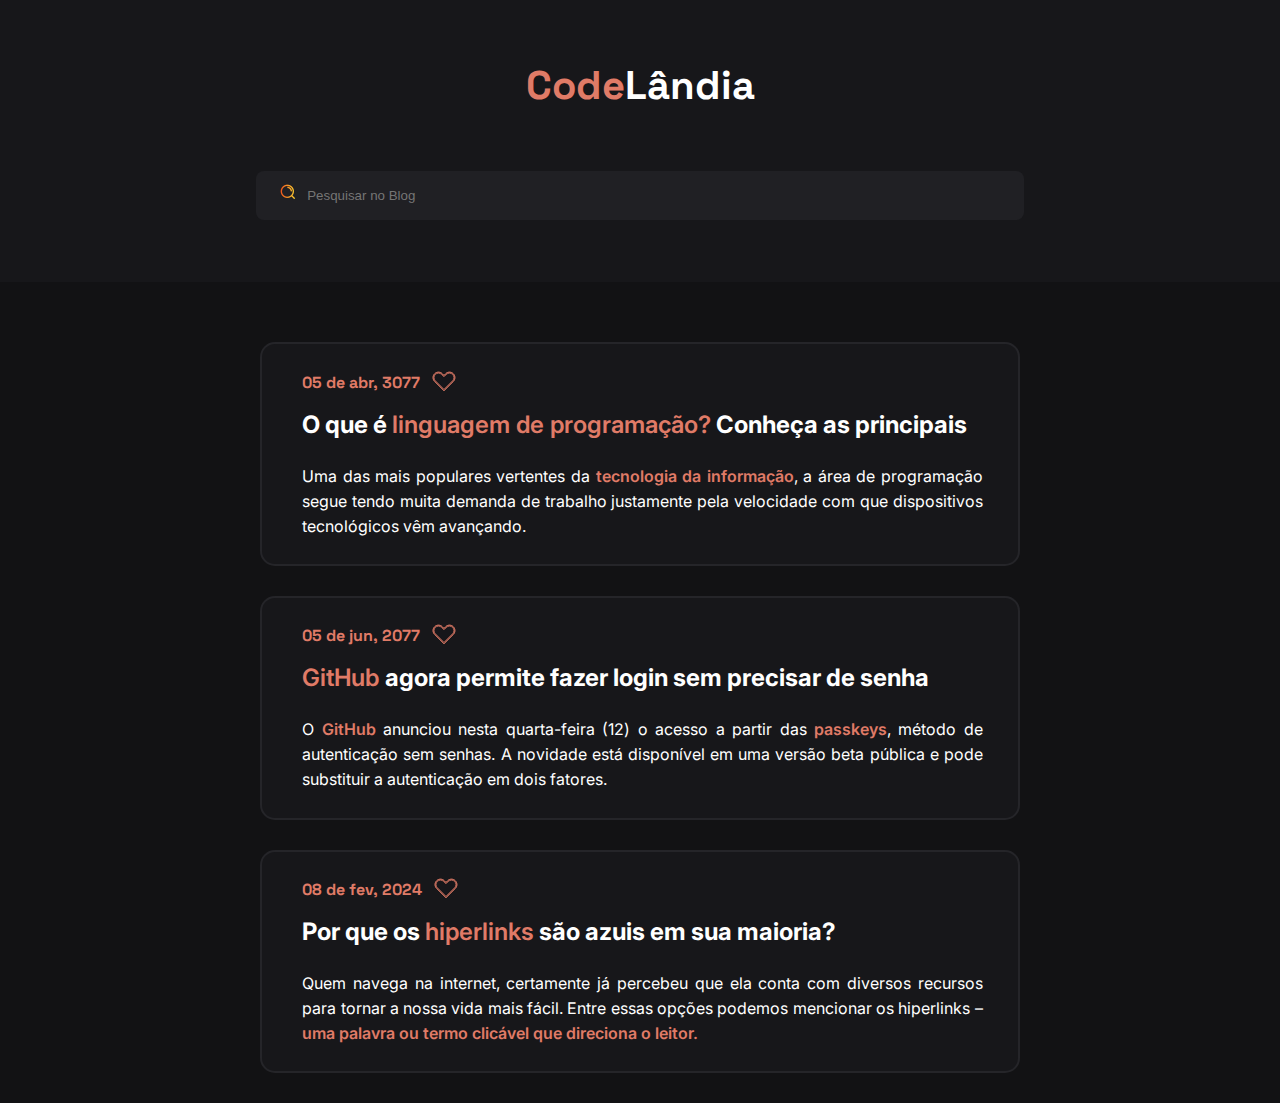
<file: d1/index.html>
<!DOCTYPE html>
<html lang="pt-br">
<head>
    <meta charset="UTF-8">
    <meta name="viewport" content="width=device-width, initial-scale=1.0">
    <link href="https://fonts.googleapis.com/icon?family=Material+Icons" rel="stylesheet">
    <link rel="stylesheet" href="style/smbl.css">
    <link rel="stylesheet" media="screen and (min-width: 768px)" href="style/stbl.css">
    <link rel="stylesheet" media="screen and (min-width: 992px)" href="style/spctlg.css">
    <title>Desafio 01</title>
</head>
<body>
    <header>
        <h1><strong>Code</strong>Lândia</h1>
            <div>
                
                <img src="imagem/lupas.png" alt="">
                <input type="search" name="busc" id="ibusc" placeholder="Pesquisar no Blog">
            </div>
    </header>
    <main>
        <article id="article1">
            <div><p>05 de abr, 3077</p><svg id="icon" width="28" height="23" viewBox="0 0 200 200" fill="none" xmlns="http://www.w3.org/2000/svg">
                <path d="M19.6656 98.2928L19.666 98.2931L97.3142 175.941L99.7891 178.416L102.264 175.941L179.912 98.2931C188.54 89.6655 193.297 78.1784 193.297 65.9795C193.297 53.7806 188.54 42.2936 179.912 33.666L179.912 33.6656C171.285 25.0409 159.8 20.2813 147.599 20.2813C135.399 20.2813 123.913 25.0408 115.285 33.6656L115.285 33.6661L99.7889 49.164L84.2909 33.666C75.6657 25.0408 64.1788 20.2813 51.9795 20.2813C39.7802 20.2813 28.2935 25.0408 19.6663 33.6656C11.0382 42.2914 6.28125 53.7809 6.28125 65.9795C6.28125 78.1789 11.0408 89.6656 19.6656 98.2928ZM97.3142 56.5888L99.7892 59.0638L102.264 56.5886L120.234 38.6161C127.55 31.3029 137.256 27.2813 147.599 27.2813C157.943 27.2813 167.647 31.3028 174.963 38.6161C182.277 45.9308 186.297 55.6371 186.297 65.9795C186.297 76.3221 182.277 86.0286 174.962 93.3434L99.7891 168.517L24.6161 93.3437C24.616 93.3436 24.6158 93.3435 24.6157 93.3434C17.3028 86.0282 13.2812 76.3215 13.2812 65.9795C13.2812 55.6367 17.3012 45.9283 24.6154 38.6161C31.9306 31.3029 41.6374 27.2813 51.9795 27.2813C62.3218 27.2813 72.0284 31.303 79.3412 38.6157L97.3142 56.5888ZM181.171 99.5517L99.7891 180.933L18.4074 99.5517C9.435 90.5793 4.5 78.6664 4.5 65.9795C4.5 53.2905 9.43494 41.3798 18.4074 32.4074C27.3798 23.4349 39.2905 18.5 51.9795 18.5C64.6686 18.5 76.5793 23.4349 85.5517 32.4074L97.3142 44.1699L99.7891 46.6447L102.264 44.1699L114.026 32.4074C122.999 23.435 134.912 18.5 147.599 18.5C160.288 18.5 172.198 23.4349 181.171 32.4074L181.171 32.4077C190.145 41.3798 195.078 53.2902 195.078 65.9795C195.078 78.6689 190.145 90.5793 181.171 99.5514L181.171 99.5517Z" />
              </svg></div>
            <h2>O que é <strong class="importante">linguagem de programação?</strong> Conheça as principais</h2>
            <p>Uma das mais populares vertentes da <strong class="importante">tecnologia da informação</strong>, a área de programação segue tendo muita demanda de trabalho justamente pela velocidade com que dispositivos tecnológicos vêm avançando.</p>
        </article>
        <article>
            <div><p>05 de jun, 2077</p><svg id="icon" width="28" height="23" viewBox="0 0 200 200" fill="none" xmlns="http://www.w3.org/2000/svg">
                <path d="M19.6656 98.2928L19.666 98.2931L97.3142 175.941L99.7891 178.416L102.264 175.941L179.912 98.2931C188.54 89.6655 193.297 78.1784 193.297 65.9795C193.297 53.7806 188.54 42.2936 179.912 33.666L179.912 33.6656C171.285 25.0409 159.8 20.2813 147.599 20.2813C135.399 20.2813 123.913 25.0408 115.285 33.6656L115.285 33.6661L99.7889 49.164L84.2909 33.666C75.6657 25.0408 64.1788 20.2813 51.9795 20.2813C39.7802 20.2813 28.2935 25.0408 19.6663 33.6656C11.0382 42.2914 6.28125 53.7809 6.28125 65.9795C6.28125 78.1789 11.0408 89.6656 19.6656 98.2928ZM97.3142 56.5888L99.7892 59.0638L102.264 56.5886L120.234 38.6161C127.55 31.3029 137.256 27.2813 147.599 27.2813C157.943 27.2813 167.647 31.3028 174.963 38.6161C182.277 45.9308 186.297 55.6371 186.297 65.9795C186.297 76.3221 182.277 86.0286 174.962 93.3434L99.7891 168.517L24.6161 93.3437C24.616 93.3436 24.6158 93.3435 24.6157 93.3434C17.3028 86.0282 13.2812 76.3215 13.2812 65.9795C13.2812 55.6367 17.3012 45.9283 24.6154 38.6161C31.9306 31.3029 41.6374 27.2813 51.9795 27.2813C62.3218 27.2813 72.0284 31.303 79.3412 38.6157L97.3142 56.5888ZM181.171 99.5517L99.7891 180.933L18.4074 99.5517C9.435 90.5793 4.5 78.6664 4.5 65.9795C4.5 53.2905 9.43494 41.3798 18.4074 32.4074C27.3798 23.4349 39.2905 18.5 51.9795 18.5C64.6686 18.5 76.5793 23.4349 85.5517 32.4074L97.3142 44.1699L99.7891 46.6447L102.264 44.1699L114.026 32.4074C122.999 23.435 134.912 18.5 147.599 18.5C160.288 18.5 172.198 23.4349 181.171 32.4074L181.171 32.4077C190.145 41.3798 195.078 53.2902 195.078 65.9795C195.078 78.6689 190.145 90.5793 181.171 99.5514L181.171 99.5517Z" />
              </svg></div>
            <h2><strong class="importante">GitHub </strong>agora permite fazer login sem precisar de senha</h2>
            <p>O <strong class="importante">GitHub</strong> anunciou nesta quarta-feira (12) o acesso a partir das <strong class="importante">passkeys</strong>, método de autenticação sem senhas. A novidade está disponível em uma versão beta pública e pode substituir a autenticação em dois fatores.</p>
        </article>
        <article>
            <div><p>08 de fev, 2024</p><svg id="icon" width="28" height="23" viewBox="0 0 200 200" fill="none" xmlns="http://www.w3.org/2000/svg">
                <path d="M19.6656 98.2928L19.666 98.2931L97.3142 175.941L99.7891 178.416L102.264 175.941L179.912 98.2931C188.54 89.6655 193.297 78.1784 193.297 65.9795C193.297 53.7806 188.54 42.2936 179.912 33.666L179.912 33.6656C171.285 25.0409 159.8 20.2813 147.599 20.2813C135.399 20.2813 123.913 25.0408 115.285 33.6656L115.285 33.6661L99.7889 49.164L84.2909 33.666C75.6657 25.0408 64.1788 20.2813 51.9795 20.2813C39.7802 20.2813 28.2935 25.0408 19.6663 33.6656C11.0382 42.2914 6.28125 53.7809 6.28125 65.9795C6.28125 78.1789 11.0408 89.6656 19.6656 98.2928ZM97.3142 56.5888L99.7892 59.0638L102.264 56.5886L120.234 38.6161C127.55 31.3029 137.256 27.2813 147.599 27.2813C157.943 27.2813 167.647 31.3028 174.963 38.6161C182.277 45.9308 186.297 55.6371 186.297 65.9795C186.297 76.3221 182.277 86.0286 174.962 93.3434L99.7891 168.517L24.6161 93.3437C24.616 93.3436 24.6158 93.3435 24.6157 93.3434C17.3028 86.0282 13.2812 76.3215 13.2812 65.9795C13.2812 55.6367 17.3012 45.9283 24.6154 38.6161C31.9306 31.3029 41.6374 27.2813 51.9795 27.2813C62.3218 27.2813 72.0284 31.303 79.3412 38.6157L97.3142 56.5888ZM181.171 99.5517L99.7891 180.933L18.4074 99.5517C9.435 90.5793 4.5 78.6664 4.5 65.9795C4.5 53.2905 9.43494 41.3798 18.4074 32.4074C27.3798 23.4349 39.2905 18.5 51.9795 18.5C64.6686 18.5 76.5793 23.4349 85.5517 32.4074L97.3142 44.1699L99.7891 46.6447L102.264 44.1699L114.026 32.4074C122.999 23.435 134.912 18.5 147.599 18.5C160.288 18.5 172.198 23.4349 181.171 32.4074L181.171 32.4077C190.145 41.3798 195.078 53.2902 195.078 65.9795C195.078 78.6689 190.145 90.5793 181.171 99.5514L181.171 99.5517Z" />
              </svg></div>
            <h2>Por que os <strong class="importante">hiperlinks</strong> são azuis em sua maioria?</h2>
            <p>Quem navega na internet, certamente já percebeu que ela conta com diversos recursos para tornar a nossa vida mais fácil. Entre essas opções podemos mencionar os hiperlinks – <strong class="importante">uma palavra ou termo clicável que direciona o leitor.</strong></p>
        </article>
    </main>

    <script>
        const icon = document.querySelector("#icon");
        icon.onclick = () => {
        icon.classList.toggle("filled");
        };
    </script>
</body>
</html>
</file>
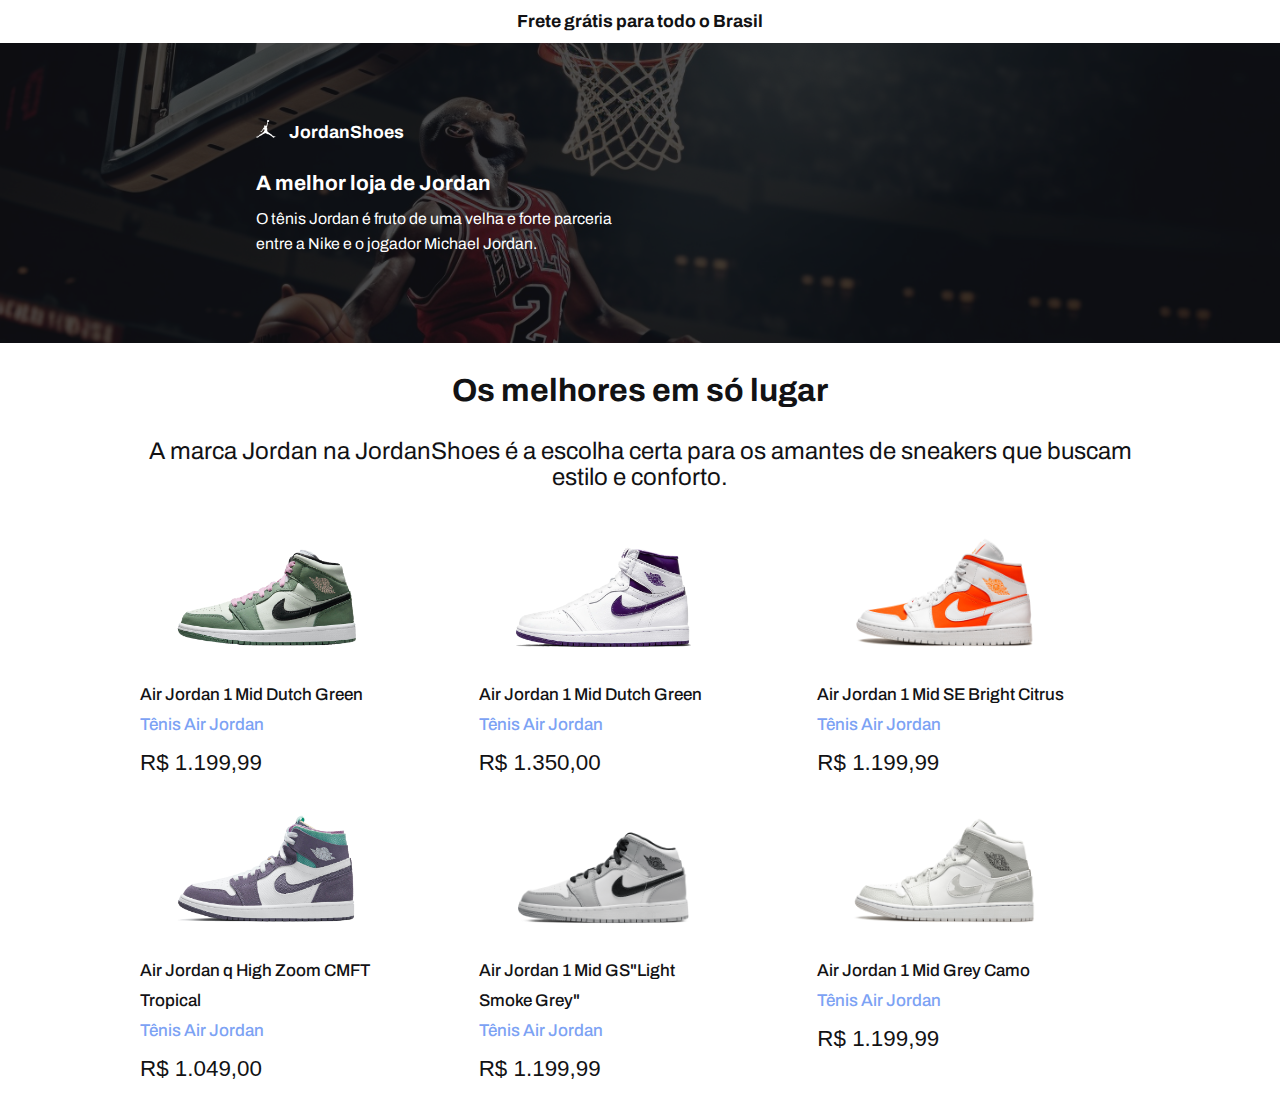
<file: d2/index.html>
<!DOCTYPE html>
<html lang="pt-br">
<head>
    <meta charset="UTF-8">
    <meta name="viewport" content="width=device-width, initial-scale=1.0">
    <link rel="stylesheet" href="style/mbl.css">
    <link rel="stylesheet" media="screen and (min-width: 600px)" href="style/tbl.css">
    <link rel="stylesheet" media="screen and (min-width: 992px)" href="style/pctv.css">
    <title>Desafio 02</title>
</head>
<body>
    <header>
        <h2>Frete grátis para todo o Brasil</h2>
    </header>
    <main>
        <div id="fmjordan">
            <div>
                <img src="imagem/Vector.png" alt="">
                <h2>JordanShoes</h2>

                <h1>A melhor loja de Jordan</h1>
                <p>O tênis Jordan é fruto de uma velha e forte parceria entre a Nike e o jogador Michael Jordan.</p>
            </div>
        </div>
        <section>
            <h2>Os melhores em só lugar</h2>
            <p>A marca Jordan na JordanShoes é a escolha certa para os amantes de sneakers que buscam estilo e conforto.</p>

            <div id="tenis">
                <img src="imagem/tverde.png" alt="">
                <p id="detalhes">Air Jordan 1 Mid Dutch Green<br><a href="#">Tênis Air Jordan</a></p>
                <p id="preco">R$ 1.199,99</p>
            </div>
            <div  id="tenis">
                <img src="imagem/troxoclaro.png" alt="">
                <p id="detalhes">Air Jordan q High Zoom CMFT Tropical<br><a href="#">Tênis Air Jordan</a></p>
                <p id="preco">R$ 1.049,00</p>
            </div>
            <div id="tenis">
                <img src="imagem/troxo.png" alt="">
                <p id="detalhes">Air Jordan 1 Mid Dutch Green<br><a href="#">Tênis Air Jordan</a></p>
                <p id="preco">R$ 1.350,00</p>
            </div>
            <div id="tenis">
                <img src="imagem/tpreto.png" alt="">
                <p id="detalhes">Air Jordan 1 Mid GS"Light Smoke Grey"<br><a href="#">Tênis Air Jordan</a></p>
                <p id="preco">R$ 1.199,99</p>
            </div>
            <div id="tenis">
                <img src="imagem/tlaranja.png" alt="">
                <p id="detalhes">Air Jordan 1 Mid SE Bright Citrus<br><a href="#">Tênis Air Jordan</a></p>
                <p id="preco">R$ 1.199,99</p>
            </div>
            <div id="tenis">
                <img src="imagem/tcinza.png" alt="">
                <p id="detalhes">Air Jordan 1 Mid Grey Camo<br><a href="#">Tênis Air Jordan</a></p>
                <p id="preco">R$ 1.199,99</p>
            </div>

            <ul>
                <li>
                    <img src="imagem/tverde.png" alt="">
                    <p id="detalhes">Air Jordan 1 Mid Dutch Green<br><a href="#">Tênis Air Jordan</a></p>
                    <p id="preco">R$ 1.199,99</p>
                </li>
                <li>
                    <img src="imagem/troxoclaro.png" alt="">
                    <p id="detalhes">Air Jordan q High Zoom CMFT Tropical<br><a href="#">Tênis Air Jordan</a></p>
                    <p id="preco">R$ 1.049,00</p>
                </li>
                <li>
                    <img src="imagem/troxo.png" alt="">
                    <p id="detalhes">Air Jordan 1 Mid Dutch Green<br><a href="#">Tênis Air Jordan</a></p>
                    <p id="preco">R$ 1.350,00</p>
                </li>
                <li>
                    <img src="imagem/tpreto.png" alt="">
                    <p id="detalhes">Air Jordan 1 Mid GS"Light Smoke Grey"<br><a href="#">Tênis Air Jordan</a></p>
                    <p id="preco">R$ 1.199,99</p>
                </li>
                <li>
                    <img src="imagem/tlaranja.png" alt="">
                    <p id="detalhes">Air Jordan 1 Mid SE Bright Citrus<br><a href="#">Tênis Air Jordan</a></p>
                    <p id="preco">R$ 1.199,99</p>
                </li>
                <li>
                    <img src="imagem/tcinza.png" alt="">
                    <p id="detalhes">Air Jordan 1 Mid Grey Camo<br><a href="#">Tênis Air Jordan</a></p>
                    <p id="preco">R$ 1.199,99</p>
                </li>
            </ul>
        </section>
    </main>
    <footer>

    </footer>
</body>
</html>
</file>
<file: d1/style/smbl.css>
@charset "UTF-8";

@import url('https://fonts.googleapis.com/css2?family=Space+Grotesk:wght@300..700&display=swap');

@import url('https://fonts.googleapis.com/css2?family=Inter:wght@100..900&display=swap');

*{
    margin: 0px;
    padding: 0px;
    box-sizing: border-box;
}

:root{
    --color00: #121214;
    --color01: #17171a;
    --color03: #E07B67;
    --color04: #202024;
    --color05: #252529;
    --color06: #AFABB6;
    --color07: #acacb6;
}


body{
    background-color: var(--color00);
    color: white;
    font-family: 'Inter', Arial, Helvetica, sans-serif; 
}

header{
    padding-bottom: 2px;
    background-color: var(--color01);
}

header h1{
    font-size: 32px;
    font-family: 'Space Grotesk', Arial, Helvetica, sans-serif;
    text-align: center;
    padding: 60px 0px 60px 0px;
}

header h1 > strong{
    color: var(--color03);
}

header div{
    background-color: var(--color04);
    padding: 16px 24px 16px 24px;
    border-radius: 8px;
    margin: auto;
    margin-bottom: 60px;
    width: 80%;
    font-family: 'Space Grotesk', Arial, Helvetica, sans-serif;
    font-weight: bold;
}

header div > input{
    color: white;
    width: 88%;
    border: none;
    padding: 1%;
    background-color: transparent;
}

header div > input:focus{
    outline: 0;
}

main{
    background-color: var(--color00);
    margin: 60px 6% 0px 6%;
}

article{
    margin: auto;
    padding: 3%;
    background-color: var(--color01 );
    margin-bottom: 30px;
    border: 2px solid var(--color05);
    border-radius: 15px;
    width: 90%;
    height: 80%;
}

article:hover{
    border: 2px solid var(--color03);
}

article div{
    display: flex;
    font-family: 'Space Grotesk', Arial, Helvetica, sans-serif;
    font-weight: bold;
    color: var(--color03);
}

article div > p{
    font-size: 1em;
    padding-top: 4px;
}

article h2{
    padding: 15px 10px 10px 15px;
}

article p{
    font-size: 1em;
    padding: 15px 10px 0px 15px;
    text-align: justify;
    line-height: 22px;
}

svg{
    display: flex;
    justify-content: right;
    
}

#article1{
    margin-top: 50px;
}

#icon{
    fill: #574ae801;
    stroke: var(--color03);
    stroke-width: 7;
    transition: fill 0.3s;
    cursor: pointer;
}
  
#icon.filled, #icon:hover{
    fill: var(--color03);
}

.importante{
    color: var(--color03);
    font-weight: 600;
}

@media screen and (max-width: 470px) {
    
    article p{
        font-size: 3.8vw;
    }

    article h2{
        font-size: 5vw;
    }

}
</file>
<file: d1/style/stbl.css>
@charset "UTF-8";

header h1{
    font-size: 40px;
}

header div{
    width: 82%;
    padding: 10px 24px 10px 24px;
}

header div > input{
    width: 96%;
}

article{
    height: 260px;
}

article div > p{
    padding-top: 0px;
}

article p{
    line-height: 25px;
}
</file>
<file: d1/style/spctlg.css>
@charset "UTF-8";

header div{
    width: 60%;
}

main{
    margin: 60px 17% 0px 17%;
}

article{
    height: 50%;
}
</file>
<file: d2/style/mbl.css>
@charset "UTF-8";

@import url('https://fonts.googleapis.com/css2?family=Archivo:ital,wght@0,100..900;1,100..900&display=swap');

:root{
    --color00: #7CA2F4;
    --color01: #121214;
    --color02: #E2E6EC;

    --fontearchivo: 'Archivo';
}



*{
    margin: 0px;
    padding: 0px;
    box-sizing: border-box;
}

body{
    background-color: white;
    color: var(--color01);
    font-family: var(--fontearchivo);
}

header{
    font-size: 0.5em;
    text-align: center;
    padding: 12px;
}

section{
    margin: auto;
    width: 80%;
}

section h2{
    padding: 30px;
    text-align: center;
}

section > p{
    text-align: center;
}

#tenis{
    margin-top: 40px;
}

#tenis > img{
    display: block;
    margin: auto;
    width: 77%;
}

ul{display: none;}

#fmjordan{
    background: black url('../imagem/michaelbjordan.png');
    background-size: cover;
    height: 300px;
    color: white;
}

#fmjordan div{
    background-color: #121214BF;
    height: 300px;
    padding: 30px;
}

#fmjordan div > h1{
    font-size: 1.3em;
    padding-bottom: 12px;
}

#fmjordan div > h2{
    display: inline-block;
    font-size: 1.1em;
    padding: 50px 0px 30px 10px;
}

#fmjordan div > p{line-height: 20px;}

#detalhes{
    font-family: var(--fontearchivo);
    padding: 15px 0px 0px 0px;
    line-height: 30px;
}

#detalhes a{
    color: var(--color00);
    text-decoration: none;
}

#preco{
    font-family: Arial, Helvetica, sans-serif;
    font-size: 1.4em;
    margin-top: 10px;
}

@media screen and (min-width: 396px) and (max-width: 600px){
    section > p{
        margin: auto;
        font-size: 1.2em;
        line-height: 35px;
    }

    #fmjordan div > p{width: 344px;}

    #tenis > img{width: 70%;}
}
</file>
<file: d2/style/tbl.css>
@charset "UTF-8";

:root{
    --color00: #7CA2F4;
    --color01: #121214;
    --color02: #E2E6EC;

    --fontearchivo: 'Archivo';
}



section p{
    font-size: 1em;
}

ul{
    margin-top: 40px;
    display: block;
    columns: 2;
    list-style-type: none;
}

ul li > img{
    display: block;
    margin: auto;
    width: 77%;
}

#fmjordan{
    background-position: center top;
}

#fmjordan div > p{
    width: 360px;
    font-size: 0.99em;
    line-height: 25px;
}

#tenis{
    display: none;
}

#detalhes{
    font-size: 2.2vw;
}

#preco{
    margin-bottom: 30px;
}

@media screen and (min-width: 790px){
    ul li > img{
        width: 185px;
    }

    #detalhes{
        font-size: 1em;
    }

    ul li{
        width: 323px;
    }

    section{
        width: 655px;
    }
}
</file>
<file: d2/style/pctv.css>
@charset "UTF-8";

:root{
    --color00: #7CA2F4;
    --color01: #121214;
    --color02: #E2E6EC;

    --fontearchivo: 'Archivo';
}



header h2{
    font-size: 2.2em;
}

section{
    width: 1000px;
}

section h2{
    font-size: 2em;
}

section > p{
    margin: auto;
    font-size: 1.5em;
}

ul{
    columns: 3;
}

ul li{
    width: 250px;
}

ul li > img{
    width: 90%;
}

#fmjordan div{
    padding-left: 20%;
}

#detalhes{
    font-size: 17px;
    font-weight: 500;
}

#preco{
    font-size: 1.4em;
}
</file>
